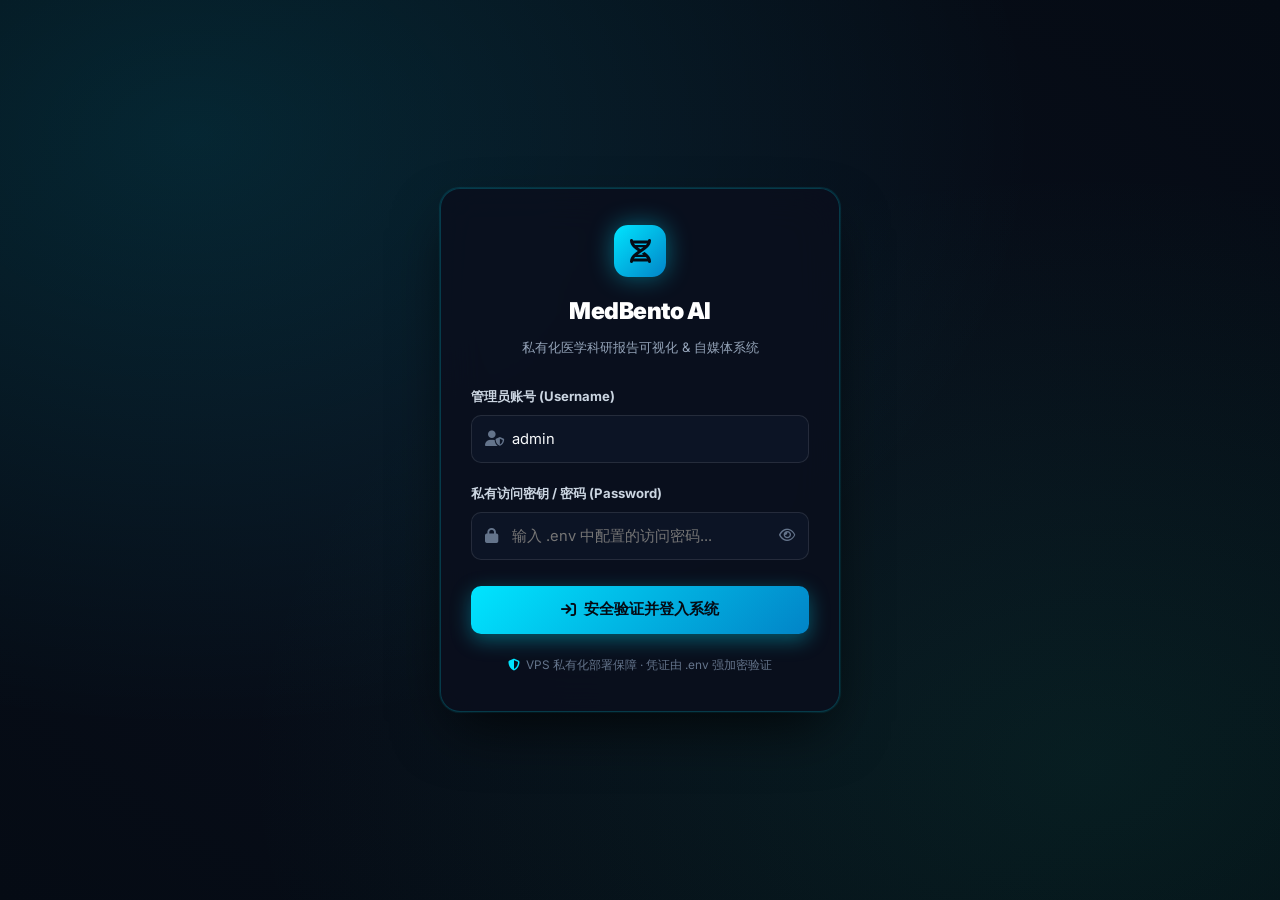
<file: login.html>
<!DOCTYPE html>
<html lang="zh-CN">
<head>
  <meta charset="UTF-8">
  <meta name="viewport" content="width=device-width, initial-scale=1.0, maximum-scale=5.0, viewport-fit=cover">
  <title>身份验证 - MedBento AI 私有医学科研网关</title>
  
  <!-- WebApp & PWA Meta Configuration -->
  <link rel="manifest" href="/manifest.json">
  <meta name="theme-color" content="#00E5FF">
  <meta name="mobile-web-app-capable" content="yes">
  <meta name="apple-mobile-web-app-capable" content="yes">
  <meta name="apple-mobile-web-app-status-bar-style" content="black-translucent">
  <meta name="apple-mobile-web-app-title" content="MedBento AI">
  <link rel="icon" type="image/svg+xml" href="/icons/icon.svg">
  <link rel="icon" type="image/png" sizes="192x192" href="/icons/icon-192.png">
  <link rel="apple-touch-icon" href="/icons/apple-touch-icon.png">

  <!-- Google Fonts: Inter -->
  <link rel="preconnect" href="https://fonts.googleapis.com">
  <link rel="preconnect" href="https://fonts.gstatic.com" crossorigin>
  <link href="https://fonts.googleapis.com/css2?family=Inter:wght@400;500;600;700;800;900&display=swap" rel="stylesheet">
  
  <!-- FontAwesome 6 -->
  <link rel="stylesheet" href="https://cdnjs.cloudflare.com/ajax/libs/font-awesome/6.5.1/css/all.min.css">
  
  <link rel="stylesheet" href="css/style.css">
  <style>
    body {
      display: flex;
      align-items: center;
      justify-content: center;
      min-height: 100vh;
      margin: 0;
      background: #050B14;
      background-image: 
        radial-gradient(at 15% 15%, rgba(0, 229, 255, 0.12) 0px, transparent 55%),
        radial-gradient(at 85% 85%, rgba(16, 185, 129, 0.1) 0px, transparent 55%),
        radial-gradient(at 50% 50%, rgba(10, 15, 29, 0.9) 0px, #050B14 100%);
      font-family: 'Inter', -apple-system, BlinkMacSystemFont, "PingFang SC", "Hiragino Sans GB", "Microsoft YaHei", sans-serif;
    }

    .login-container {
      width: 100%;
      max-width: 440px;
      padding: 20px;
      animation: fadeIn 0.4s ease-out;
    }

    @keyframes fadeIn {
      from { opacity: 0; transform: translateY(15px); }
      to { opacity: 1; transform: translateY(0); }
    }

    .login-card {
      background: rgba(10, 15, 29, 0.85);
      backdrop-filter: blur(20px);
      -webkit-backdrop-filter: blur(20px);
      border: 1px solid rgba(0, 229, 255, 0.2);
      border-radius: 20px;
      padding: 36px 30px;
      box-shadow: 0 25px 60px -15px rgba(0, 0, 0, 0.8), 0 0 1px 1px rgba(0, 229, 255, 0.15);
    }

    .login-logo {
      width: 52px;
      height: 52px;
      border-radius: 14px;
      background: linear-gradient(135deg, #00E5FF 0%, #0284C7 100%);
      display: flex;
      align-items: center;
      justify-content: center;
      font-size: 24px;
      color: #050B14;
      margin: 0 auto 16px;
      box-shadow: 0 0 25px rgba(0, 229, 255, 0.4);
    }

    .login-title {
      font-size: 1.45rem;
      font-weight: 900;
      text-align: center;
      color: #FFFFFF;
      margin-bottom: 6px;
      letter-spacing: -0.02em;
    }

    .login-subtitle {
      font-size: 0.82rem;
      color: #94A3B8;
      text-align: center;
      margin-bottom: 28px;
    }

    .form-group {
      margin-bottom: 20px;
    }

    .form-label {
      display: block;
      font-size: 0.82rem;
      font-weight: 700;
      color: #CBD5E1;
      margin-bottom: 8px;
    }

    .input-wrapper {
      position: relative;
      display: flex;
      align-items: center;
    }

    .input-wrapper i.prefix-icon {
      position: absolute;
      left: 14px;
      color: #64748B;
      font-size: 0.95rem;
      transition: color 0.2s;
    }

    .login-input {
      width: 100%;
      height: 48px;
      background: rgba(15, 23, 42, 0.7);
      border: 1px solid rgba(255, 255, 255, 0.1);
      border-radius: 10px;
      padding: 0 42px 0 40px;
      color: #F8FAFC;
      font-size: 0.92rem;
      font-family: inherit;
      outline: none;
      transition: all 0.2s ease;
      box-sizing: border-box;
    }

    .login-input:focus {
      border-color: #00E5FF;
      box-shadow: 0 0 0 2px rgba(0, 229, 255, 0.2);
      background: rgba(15, 23, 42, 0.9);
    }

    .login-input:focus + .prefix-icon,
    .input-wrapper:focus-within i.prefix-icon {
      color: #00E5FF;
    }

    .toggle-pwd {
      position: absolute;
      right: 14px;
      color: #64748B;
      cursor: pointer;
      font-size: 0.9rem;
      transition: color 0.2s;
    }
    .toggle-pwd:hover {
      color: #00E5FF;
    }

    .btn-login {
      width: 100%;
      height: 48px;
      background: linear-gradient(135deg, #00E5FF 0%, #0284C7 100%);
      color: #050B14;
      font-size: 0.95rem;
      font-weight: 800;
      border: none;
      border-radius: 10px;
      cursor: pointer;
      transition: all 0.2s ease;
      display: flex;
      align-items: center;
      justify-content: center;
      gap: 8px;
      box-shadow: 0 6px 20px rgba(0, 229, 255, 0.35);
      margin-top: 26px;
    }

    .btn-login:hover {
      transform: translateY(-2px);
      box-shadow: 0 8px 25px rgba(0, 229, 255, 0.5);
    }

    .btn-login:active {
      transform: translateY(0);
    }

    .error-banner {
      display: none;
      background: rgba(244, 63, 94, 0.15);
      border: 1px solid rgba(244, 63, 94, 0.4);
      color: #FB7185;
      font-size: 0.82rem;
      padding: 10px 14px;
      border-radius: 8px;
      margin-bottom: 20px;
      align-items: center;
      gap: 8px;
      animation: shake 0.3s ease;
    }

    @keyframes shake {
      0%, 100% { transform: translateX(0); }
      20%, 60% { transform: translateX(-6px); }
      40%, 80% { transform: translateX(6px); }
    }

    .security-badge {
      display: flex;
      align-items: center;
      justify-content: center;
      gap: 6px;
      margin-top: 22px;
      font-size: 0.74rem;
      color: #64748B;
    }
  </style>
</head>
<body>

  <div class="login-container">
    <div class="login-card">
      <div class="login-logo">
        <i class="fa-solid fa-dna"></i>
      </div>
      <h1 class="login-title">MedBento AI</h1>
      <p class="login-subtitle">私有化医学科研报告可视化 & 自媒体系统</p>

      <div id="error-banner" class="error-banner">
        <i class="fa-solid fa-circle-exclamation"></i>
        <span id="error-text">账号或访问密码不正确</span>
      </div>

      <form id="login-form">
        <div class="form-group">
          <label class="form-label" for="username">管理员账号 (Username)</label>
          <div class="input-wrapper">
            <i class="fa-solid fa-user-shield prefix-icon"></i>
            <input type="text" id="username" class="login-input" value="admin" placeholder="输入用户名..." autocomplete="username" required>
          </div>
        </div>

        <div class="form-group">
          <label class="form-label" for="password">私有访问密钥 / 密码 (Password)</label>
          <div class="input-wrapper">
            <i class="fa-solid fa-lock prefix-icon"></i>
            <input type="password" id="password" class="login-input" placeholder="输入 .env 中配置的访问密码..." autocomplete="current-password" required>
            <i id="toggle-pwd" class="fa-regular fa-eye toggle-pwd" title="显示/隐藏密码"></i>
          </div>
        </div>

        <button type="submit" id="btn-submit" class="btn-login">
          <i class="fa-solid fa-arrow-right-to-bracket"></i> 安全验证并登入系统
        </button>
      </form>

      <div class="security-badge">
        <i class="fa-solid fa-shield-halved" style="color:#00E5FF;"></i>
        <span>VPS 私有化部署保障 · 凭证由 .env 强加密验证</span>
      </div>
    </div>
  </div>

  <script>
    // Password toggle
    const togglePwd = document.getElementById("toggle-pwd");
    const pwdInput = document.getElementById("password");
    togglePwd.addEventListener("click", () => {
      if (pwdInput.type === "password") {
        pwdInput.type = "text";
        togglePwd.classList.replace("fa-eye", "fa-eye-slash");
      } else {
        pwdInput.type = "password";
        togglePwd.classList.replace("fa-eye-slash", "fa-eye");
      }
    });

    // Handle Login Submit
    const form = document.getElementById("login-form");
    const errorBanner = document.getElementById("error-banner");
    const errorText = document.getElementById("error-text");
    const btnSubmit = document.getElementById("btn-submit");

    form.addEventListener("submit", async (e) => {
      e.preventDefault();
      const username = document.getElementById("username").value.trim();
      const password = pwdInput.value;

      errorBanner.style.display = "none";
      btnSubmit.disabled = true;
      btnSubmit.innerHTML = `<i class="fa-solid fa-spinner fa-spin"></i> 正在验证身份...`;

      try {
        const res = await fetch("/api/login", {
          method: "POST",
          headers: { "Content-Type": "application/json" },
          body: JSON.stringify({ username, password })
        });

        const data = await res.json();
        if (res.ok && data.success) {
          if (data.token) {
            try { localStorage.setItem("medbento_token", data.token); } catch(e) {}
          }
          // Redirect to main app
          window.location.replace("/");
        } else {
          errorText.innerText = data.error || "访问凭证无效，请检查 .env 中的密码设置";
          errorBanner.style.display = "flex";
          pwdInput.select();
        }
      } catch (err) {
        errorText.innerText = `网络异常: ${err.message}`;
        errorBanner.style.display = "flex";
      } finally {
        btnSubmit.disabled = false;
        btnSubmit.innerHTML = `<i class="fa-solid fa-arrow-right-to-bracket"></i> 安全验证并登入系统`;
      }
    });
  </script>
</body>
</html>
</file>
<file: css/style.css>
/* css/style.css - MedBento AI Medical Research & Social Slicer Styles */
:root {
  --bg-primary: #070B14;
  --bg-secondary: #0D1527;
  --bg-card: rgba(15, 23, 42, 0.78);
  --bg-card-hover: rgba(22, 34, 60, 0.88);
  --border-subtle: rgba(255, 255, 255, 0.09);
  --border-active: rgba(0, 229, 255, 0.4);
  --text-primary: #F8FAFC;
  --text-secondary: #94A3B8;
  --text-muted: #64748B;
  
  --cyan-main: #00E5FF;
  --cyan-glow: rgba(0, 229, 255, 0.25);
  --blue-accent: #0284C7;
  --emerald-main: #10B981;
  --emerald-glow: rgba(16, 185, 129, 0.2);
  --coral-alert: #F43F5E;
  --gold-accent: #F59E0B;
  --purple-accent: #A855F7;
  
  --radius-sm: 8px;
  --radius-md: 14px;
  --radius-lg: 20px;
  --radius-xl: 28px;
  
  --font-sans: 'Inter', -apple-system, BlinkMacSystemFont, "Segoe UI", Roboto, "PingFang SC", "Microsoft YaHei", sans-serif;
  --font-mono: "Fira Code", monospace;
  --shadow-bento: 0 10px 30px -10px rgba(0, 0, 0, 0.5), 0 0 1px 1px rgba(255, 255, 255, 0.05);
  --shadow-glow: 0 0 25px -5px var(--cyan-glow);
}

* {
  margin: 0;
  padding: 0;
  box-sizing: border-box;
}

body {
  font-family: var(--font-sans);
  background-color: var(--bg-primary);
  color: var(--text-primary);
  line-height: 1.6;
  min-height: 100vh;
  overflow-x: hidden;
  background-image: 
    radial-gradient(circle at 15% 15%, rgba(0, 229, 255, 0.07) 0%, transparent 40%),
    radial-gradient(circle at 85% 85%, rgba(16, 185, 129, 0.06) 0%, transparent 40%),
    radial-gradient(circle at 50% 50%, rgba(2, 132, 199, 0.04) 0%, transparent 60%);
  background-attachment: fixed;
}

/* Scrollbar */
::-webkit-scrollbar {
  width: 8px;
  height: 8px;
}
::-webkit-scrollbar-track {
  background: var(--bg-primary);
}
::-webkit-scrollbar-thumb {
  background: #1E293B;
  border-radius: 4px;
}
::-webkit-scrollbar-thumb:hover {
  background: var(--cyan-main);
}

/* App Container */
.app-container {
  max-width: 1440px;
  margin: 0 auto;
  padding: 20px 28px 60px;
}

/* Header */
.app-header {
  display: flex;
  justify-content: space-between;
  align-items: center;
  padding: 16px 24px;
  background: var(--bg-card);
  backdrop-filter: blur(16px);
  border: 1px solid var(--border-subtle);
  border-radius: var(--radius-lg);
  margin-bottom: 24px;
  box-shadow: var(--shadow-bento);
}

.brand-group {
  display: flex;
  align-items: center;
  gap: 14px;
}

.brand-logo {
  width: 44px;
  height: 44px;
  border-radius: 12px;
  background: linear-gradient(135deg, #00E5FF 0%, #0284C7 100%);
  display: flex;
  align-items: center;
  justify-content: center;
  color: #050B14;
  font-size: 22px;
  box-shadow: var(--shadow-glow);
}

.brand-title {
  font-size: 1.25rem;
  font-weight: 700;
  letter-spacing: -0.02em;
  color: #FFFFFF;
}

.brand-tag {
  font-size: 0.75rem;
  color: var(--text-secondary);
}

.header-actions {
  display: flex;
  align-items: center;
  gap: 12px;
}

/* Buttons */
.btn {
  display: inline-flex;
  align-items: center;
  gap: 8px;
  padding: 8px 16px;
  border-radius: var(--radius-md);
  font-size: 0.88rem;
  font-weight: 600;
  cursor: pointer;
  transition: all 0.25s cubic-bezier(0.16, 1, 0.3, 1);
  border: 1px solid transparent;
  outline: none;
  font-family: inherit;
  text-decoration: none;
}

.btn-primary {
  background: linear-gradient(135deg, #00E5FF 0%, #0284C7 100%);
  color: #050B14;
  font-weight: 700;
  box-shadow: 0 4px 15px rgba(0, 229, 255, 0.3);
}
.btn-primary:hover {
  transform: translateY(-2px);
  box-shadow: 0 8px 25px rgba(0, 229, 255, 0.45);
}

.btn-secondary {
  background: rgba(255, 255, 255, 0.05);
  color: var(--text-primary);
  border-color: var(--border-subtle);
}
.btn-secondary:hover {
  background: rgba(255, 255, 255, 0.1);
  border-color: rgba(255, 255, 255, 0.2);
  transform: translateY(-1px);
}

.btn-success {
  background: linear-gradient(135deg, #10B981 0%, #059669 100%);
  color: #FFFFFF;
  box-shadow: 0 4px 15px rgba(16, 185, 129, 0.3);
}
.btn-success:hover {
  transform: translateY(-2px);
  box-shadow: 0 8px 25px rgba(16, 185, 129, 0.45);
}

.btn-sm {
  padding: 6px 12px;
  font-size: 0.8rem;
  border-radius: var(--radius-sm);
}

/* Glass Card Base */
.glass-card {
  background: var(--bg-card);
  backdrop-filter: blur(16px);
  -webkit-backdrop-filter: blur(16px);
  border: 1px solid var(--border-subtle);
  border-radius: var(--radius-lg);
  padding: 24px;
  box-shadow: var(--shadow-bento);
  position: relative;
  overflow: hidden;
  transition: transform 0.25s ease, border-color 0.25s ease, box-shadow 0.25s ease;
}
.glass-card:hover {
  border-color: rgba(0, 229, 255, 0.25);
}

/* Input / Control Section */
.control-section {
  margin-bottom: 24px;
  transition: all 0.3s cubic-bezier(0.16, 1, 0.3, 1);
}

.control-grid {
  display: grid;
  grid-template-columns: 340px 1fr;
  gap: 22px;
  align-items: stretch;
}

@media (max-width: 1100px) {
  .control-grid {
    grid-template-columns: 1fr;
  }
}

.dropzone {
  border: 2px dashed rgba(0, 229, 255, 0.3);
  border-radius: var(--radius-md);
  padding: 20px 16px;
  text-align: center;
  background: rgba(0, 229, 255, 0.02);
  cursor: pointer;
  transition: all 0.25s ease;
  position: relative;
}
.dropzone.dragover {
  background: rgba(0, 229, 255, 0.1);
  border-color: var(--cyan-main);
  transform: scale(1.01);
}
.dropzone-icon {
  font-size: 28px;
  color: var(--cyan-main);
  margin-bottom: 6px;
}
.dropzone-text {
  font-size: 0.88rem;
  color: var(--text-primary);
  font-weight: 600;
  margin-bottom: 3px;
}
.dropzone-hint {
  font-size: 0.74rem;
  color: var(--text-muted);
}

.file-info-badge {
  display: none;
  align-items: center;
  justify-content: space-between;
  background: rgba(0, 229, 255, 0.1);
  border: 1px solid var(--border-active);
  padding: 8px 14px;
  border-radius: var(--radius-sm);
  margin-top: 12px;
  font-size: 0.82rem;
  color: var(--cyan-main);
}

.char-count-badge {
  font-size: 0.7rem;
  color: #94A3B8;
  background: rgba(255, 255, 255, 0.05);
  border: 1px solid rgba(255, 255, 255, 0.1);
  padding: 2px 8px;
  border-radius: 10px;
  font-variant-numeric: tabular-nums;
  white-space: nowrap;
}

.md-mode-switch {
  display: flex;
  background: rgba(0, 0, 0, 0.4);
  border: 1px solid var(--border-subtle);
  border-radius: var(--radius-sm);
  padding: 2px;
  gap: 3px;
}

.md-tab-btn {
  background: transparent;
  border: 1px solid transparent;
  color: var(--text-muted);
  font-size: 0.72rem;
  font-weight: 600;
  padding: 3px 8px;
  border-radius: 4px;
  cursor: pointer;
  transition: all 0.2s ease;
  display: flex;
  align-items: center;
  gap: 4px;
}

.md-tab-btn:hover {
  color: var(--text-primary);
  background: rgba(255, 255, 255, 0.05);
}

.md-tab-btn.active {
  background: rgba(0, 229, 255, 0.15);
  border-color: rgba(0, 229, 255, 0.4);
  color: var(--cyan-main);
  box-shadow: 0 0 10px rgba(0, 229, 255, 0.2);
}

.textarea-custom {
  width: 100%;
  height: 230px;
  min-height: 180px;
  background: rgba(0, 0, 0, 0.3);
  border: 1px solid var(--border-subtle);
  border-radius: var(--radius-md);
  padding: 14px 16px;
  color: var(--text-primary);
  font-family: var(--font-sans);
  font-size: 0.85rem;
  resize: vertical;
  outline: none;
  transition: border-color 0.2s, box-shadow 0.2s;
  margin-top: 10px;
  line-height: 1.55;
}
.textarea-custom:focus {
  border-color: var(--cyan-main);
  box-shadow: 0 0 15px rgba(0, 229, 255, 0.15);
}

.textarea-markdown {
  font-family: 'SFMono-Regular', Consolas, 'Liberation Mono', Menlo, 'Courier New', monospace;
  font-size: 0.82rem;
  line-height: 1.5;
  tab-size: 2;
  letter-spacing: 0.02em;
}

/* Markdown Rendered Table & Content Container */
.markdown-rendered-preview {
  width: 100%;
  height: 230px;
  min-height: 180px;
  overflow-y: auto;
  background: rgba(5, 10, 20, 0.75);
  border: 1px solid rgba(0, 229, 255, 0.2);
  border-radius: var(--radius-md);
  padding: 14px 16px;
  color: var(--text-primary);
  font-size: 0.84rem;
  line-height: 1.65;
  margin-top: 10px;
  box-shadow: inset 0 2px 8px rgba(0, 0, 0, 0.5);
}

/* Fullscreen / Expanded Editor Mode */
.control-section.fullscreen-editor-mode {
  position: fixed;
  top: 0;
  left: 0;
  width: 100vw;
  height: 100vh;
  z-index: 1500;
  padding: 24px;
  background: rgba(5, 11, 20, 0.96);
  backdrop-filter: blur(24px);
  -webkit-backdrop-filter: blur(24px);
  margin: 0;
  overflow-y: auto;
}
.control-section.fullscreen-editor-mode .glass-card {
  max-width: 1400px;
  margin: 0 auto;
  min-height: 90vh;
  display: flex;
  flex-direction: column;
}
.control-section.fullscreen-editor-mode .control-grid {
  flex: 1;
}
.control-section.fullscreen-editor-mode .textarea-custom,
.control-section.fullscreen-editor-mode .markdown-rendered-preview {
  height: 520px;
}

.markdown-rendered-preview::-webkit-scrollbar {
  width: 6px;
}
.markdown-rendered-preview::-webkit-scrollbar-thumb {
  background: rgba(0, 229, 255, 0.3);
  border-radius: 3px;
}

.markdown-rendered-preview table {
  width: 100%;
  border-collapse: collapse;
  margin: 10px 0;
  font-size: 0.78rem;
  background: rgba(10, 15, 29, 0.85);
  border: 1px solid rgba(0, 229, 255, 0.2);
  border-radius: 8px;
  overflow: hidden;
}

.markdown-rendered-preview th {
  background: rgba(0, 229, 255, 0.12);
  color: var(--cyan-main);
  font-weight: 800;
  text-align: left;
  padding: 8px 10px;
  border-bottom: 1.5px solid rgba(0, 229, 255, 0.3);
  letter-spacing: 0.02em;
}

.markdown-rendered-preview td {
  padding: 6px 10px;
  border-bottom: 1px solid rgba(255, 255, 255, 0.06);
  color: #CBD5E1;
}

.markdown-rendered-preview tr:nth-child(even) td {
  background: rgba(255, 255, 255, 0.02);
}

.markdown-rendered-preview tr:hover td {
  background: rgba(0, 229, 255, 0.06);
}

.markdown-rendered-preview h1,
.markdown-rendered-preview h2,
.markdown-rendered-preview h3,
.markdown-rendered-preview h4 {
  color: var(--cyan-main);
  margin: 8px 0 4px;
  font-weight: 800;
  letter-spacing: -0.01em;
}
.markdown-rendered-preview h1 { font-size: 1.05rem; }
.markdown-rendered-preview h2 { font-size: 0.95rem; }
.markdown-rendered-preview h3 { font-size: 0.88rem; color: var(--emerald-main); }

.markdown-rendered-preview p {
  margin: 0 0 6px 0;
}

.markdown-rendered-preview ul,
.markdown-rendered-preview ol {
  padding-left: 18px;
  margin: 4px 0 8px;
}

.markdown-rendered-preview li {
  margin-bottom: 3px;
}

.markdown-rendered-preview blockquote {
  border-left: 3.5px solid var(--emerald-main);
  padding: 4px 10px;
  margin: 6px 0;
  color: var(--text-muted);
  background: rgba(16, 185, 129, 0.06);
  border-radius: 0 6px 6px 0;
  font-size: 0.8rem;
}

.markdown-rendered-preview code {
  background: rgba(0, 229, 255, 0.1);
  color: var(--cyan-main);
  padding: 2px 5px;
  border-radius: 4px;
  font-family: monospace;
  font-size: 0.8em;
}

.preset-pills {
  display: flex;
  flex-wrap: wrap;
  gap: 8px;
  margin-top: 10px;
}
.preset-pill {
  padding: 5px 12px;
  border-radius: 20px;
  background: rgba(255, 255, 255, 0.04);
  border: 1px solid var(--border-subtle);
  color: var(--text-secondary);
  font-size: 0.78rem;
  cursor: pointer;
  transition: all 0.2s;
}
.preset-pill:hover, .preset-pill.active {
  background: rgba(0, 229, 255, 0.15);
  border-color: var(--cyan-main);
  color: #FFFFFF;
}

.select-custom {
  width: 100%;
  padding: 10px 14px;
  background: #090F1C;
  border: 1px solid var(--border-subtle);
  border-radius: var(--radius-md);
  color: var(--text-primary);
  font-family: inherit;
  font-size: 0.88rem;
  outline: none;
  cursor: pointer;
}
.select-custom:focus {
  border-color: var(--cyan-main);
}

/* View Mode Nav Switcher */
.view-nav {
  display: flex;
  justify-content: space-between;
  align-items: center;
  margin-bottom: 24px;
  background: rgba(15, 23, 42, 0.5);
  padding: 8px;
  border-radius: var(--radius-lg);
  border: 1px solid var(--border-subtle);
}

.nav-tabs {
  display: flex;
  gap: 6px;
}

.nav-tab {
  padding: 10px 20px;
  border-radius: var(--radius-md);
  font-size: 0.92rem;
  font-weight: 600;
  color: var(--text-secondary);
  background: transparent;
  border: none;
  cursor: pointer;
  transition: all 0.2s ease;
  display: flex;
  align-items: center;
  gap: 8px;
}
.nav-tab:hover {
  color: #FFFFFF;
}
.nav-tab.active {
  background: rgba(0, 229, 255, 0.15);
  color: var(--cyan-main);
  border: 1px solid rgba(0, 229, 255, 0.3);
  box-shadow: 0 0 15px rgba(0, 229, 255, 0.2);
}

/* Bento Grid Dashboard Layout */
.bento-dashboard {
  display: flex;
  flex-direction: column;
  gap: 24px;
  width: 100%;
}

#bento-main-content {
  display: flex;
  flex-direction: column;
  gap: 24px;
  width: 100%;
}

.bento-grid {
  display: grid;
  grid-template-columns: repeat(12, 1fr);
  gap: 24px;
  width: 100%;
}

.col-12 { grid-column: span 12; }
.col-8  { grid-column: span 8; }
.col-6  { grid-column: span 6; }
.col-4  { grid-column: span 4; }
.col-3  { grid-column: span 3; }

@media (max-width: 1100px) {
  .col-8, .col-6, .col-4, .col-3 {
    grid-column: span 12;
  }
}

/* Hero Study Header Card */
.hero-header-card {
  background: linear-gradient(135deg, rgba(13, 21, 39, 0.95) 0%, rgba(10, 15, 29, 0.9) 100%);
  border: 1px solid rgba(0, 229, 255, 0.25);
  position: relative;
}
.hero-header-card::before {
  content: "";
  position: absolute;
  top: 0;
  left: 0;
  right: 0;
  height: 3px;
  background: linear-gradient(90deg, #00E5FF, #10B981, #0284C7);
}

.meta-badges {
  display: flex;
  flex-wrap: wrap;
  gap: 8px;
  margin-bottom: 12px;
}
.badge {
  padding: 4px 10px;
  border-radius: 6px;
  font-size: 0.75rem;
  font-weight: 700;
  letter-spacing: 0.02em;
  white-space: nowrap !important;
  word-break: keep-all !important;
  overflow-wrap: normal !important;
  word-wrap: normal !important;
  flex: 0 0 auto !important;
  min-width: max-content !important;
  display: inline-flex !important;
  align-items: center !important;
  justify-content: center !important;
  box-sizing: border-box;
}
.badge-lancet {
  background: #DC2626;
  color: #FFFFFF;
}
.badge-jcog {
  background: rgba(0, 229, 255, 0.2);
  color: var(--cyan-main);
  border: 1px solid rgba(0, 229, 255, 0.3);
}
.badge-phase3 {
  background: rgba(16, 185, 129, 0.2);
  color: var(--emerald-main);
  border: 1px solid rgba(16, 185, 129, 0.3);
}

.hero-study-title {
  font-size: 1.65rem;
  font-weight: 800;
  line-height: 1.35;
  margin-bottom: 8px;
  color: #FFFFFF;
}
.hero-study-sub {
  font-size: 0.92rem;
  color: var(--text-secondary);
  line-height: 1.5;
}

/* KPI Stat Cards (Bento Big Numbers) */
.kpi-card {
  display: flex;
  flex-direction: column;
  justify-content: space-between;
  min-height: 170px;
}
.kpi-label {
  font-size: 0.82rem;
  font-weight: 600;
  color: var(--text-muted);
  text-transform: uppercase;
  letter-spacing: 0.05em;
  display: flex;
  justify-content: space-between;
  align-items: center;
}
.kpi-number-group {
  margin: 12px 0 6px;
}
.kpi-big-number {
  font-size: 2.3rem;
  font-weight: 900;
  line-height: 1;
  font-feature-settings: "tnum";
  letter-spacing: -0.03em;
}
.kpi-number-cyan {
  color: var(--cyan-main);
  text-shadow: 0 0 20px var(--cyan-glow);
}
.kpi-number-emerald {
  color: var(--emerald-main);
  text-shadow: 0 0 20px var(--emerald-glow);
}
.kpi-number-white {
  color: #FFFFFF;
}
.kpi-subtext {
  font-size: 0.8rem;
  color: var(--text-secondary);
}

/* Chart Card */
.chart-container-box {
  position: relative;
  width: 100%;
  height: 320px;
  margin-top: 14px;
}

.chart-header {
  display: flex;
  justify-content: space-between;
  align-items: center;
  margin-bottom: 12px;
}
.card-section-title {
  font-size: 1.1rem;
  font-weight: 700;
  display: flex;
  align-items: center;
  gap: 8px;
}
.card-section-title i {
  color: var(--cyan-main);
}

/* Table Card */
.medical-table {
  width: 100%;
  border-collapse: collapse;
  font-size: 0.86rem;
  margin-top: 12px;
}
.medical-table th {
  text-align: left;
  padding: 10px 12px;
  background: rgba(0, 0, 0, 0.4);
  color: var(--text-secondary);
  font-weight: 600;
  border-bottom: 1px solid var(--border-subtle);
}
.medical-table td {
  padding: 12px;
  border-bottom: 1px solid rgba(255, 255, 255, 0.04);
  color: var(--text-primary);
}
.medical-table tr:hover td {
  background: rgba(255, 255, 255, 0.02);
}
.tag-win {
  color: var(--emerald-main);
  font-weight: 700;
}
.tag-alert {
  color: var(--coral-alert);
  font-weight: 700;
}

/* Dual Audience Cards (Doctor vs Patient) */
.dual-takeaways {
  display: grid;
  grid-template-columns: 1fr 1fr;
  gap: 16px;
}
@media (max-width: 768px) {
  .dual-takeaways {
    grid-template-columns: 1fr;
  }
}
.takeaway-box {
  background: rgba(0, 0, 0, 0.25);
  border: 1px solid var(--border-subtle);
  border-radius: var(--radius-md);
  padding: 16px;
}
.takeaway-box.patient-box {
  border-left: 3px solid var(--emerald-main);
}
.takeaway-box.doctor-box {
  border-left: 3px solid var(--cyan-main);
}
.takeaway-title {
  font-size: 0.95rem;
  font-weight: 700;
  margin-bottom: 10px;
  display: flex;
  align-items: center;
  gap: 8px;
}
.takeaway-list {
  list-style: none;
  font-size: 0.84rem;
  color: var(--text-secondary);
}
.takeaway-list li {
  margin-bottom: 8px;
  position: relative;
  padding-left: 18px;
}
.takeaway-list li::before {
  content: "•";
  position: absolute;
  left: 4px;
  color: var(--cyan-main);
  font-size: 1.2rem;
  line-height: 1;
}

/* ==========================================================================
   SOCIAL MEDIA SLICER & CARDS ARCHITECTURE (HIGH-CONTRAST THEMES & NO CLIPPING)
   ========================================================================== */

/* Slicer Toolbar */
.slicer-toolbar {
  display: flex;
  justify-content: space-between;
  align-items: center;
  flex-wrap: wrap;
  gap: 16px;
  background: var(--bg-card);
  padding: 16px 20px;
  border-radius: var(--radius-lg);
  border: 1px solid var(--border-subtle);
  margin-bottom: 24px;
}

.ratio-selector {
  display: flex;
  gap: 6px;
}
.ratio-btn {
  padding: 6px 12px;
  background: rgba(255, 255, 255, 0.05);
  border: 1px solid var(--border-subtle);
  border-radius: var(--radius-sm);
  color: var(--text-secondary);
  font-size: 0.82rem;
  font-weight: 600;
  cursor: pointer;
  transition: all 0.2s ease;
}
.ratio-btn:hover, .ratio-btn.active {
  background: rgba(0, 229, 255, 0.15);
  border-color: var(--cyan-main);
  color: #FFFFFF;
}

.watermark-input {
  background: rgba(0, 0, 0, 0.3);
  border: 1px solid var(--border-subtle);
  border-radius: var(--radius-sm);
  padding: 6px 12px;
  color: var(--text-primary);
  font-size: 0.82rem;
  outline: none;
}
.watermark-input:focus {
  border-color: var(--cyan-main);
}

/* Social Cards Grid Preview: 3 Cards per Row on Desktop, 2 on Tablet, 1 on Mobile */
.social-cards-wrapper {
  display: grid;
  grid-template-columns: repeat(3, minmax(0, 1fr));
  justify-content: center;
  justify-items: center;
  gap: 24px;
  margin: 0 auto 40px;
  width: 100%;
}

@media (max-width: 1100px) {
  .social-cards-wrapper {
    grid-template-columns: repeat(2, minmax(0, 1fr));
    gap: 20px;
  }
}

/* Individual Card Unit Wrapper (Contains Card Target + Outer Toolbar) */
.social-card-wrapper {
  display: flex;
  flex-direction: column;
  gap: 10px;
  min-width: 0;
  width: 100%;
  max-width: 420px;
  margin: 0 auto;
  height: fit-content;
}

/* Specific Badges for Medical Journals & Trials */
.card-cover-badges {
  display: flex;
  justify-content: center;
  align-items: center;
  gap: 6px 8px;
  margin-bottom: 4px;
  width: 100%;
  flex-wrap: wrap;
}

.badge-lancet,
.badge-jcog {
  font-size: 0.74rem;
  padding: 3px 10px;
  white-space: nowrap !important;
  word-break: keep-all !important;
  overflow-wrap: normal !important;
  word-wrap: normal !important;
  flex: 0 0 auto !important;
  min-width: max-content !important;
  display: inline-flex !important;
  align-items: center !important;
  justify-content: center !important;
  flex-shrink: 0 !important;
  line-height: 1.2;
  border-radius: 20px;
  font-weight: 800;
  box-sizing: border-box;
}

.badge-lancet {
  background: rgba(244, 63, 94, 0.18);
  border: 1px solid rgba(244, 63, 94, 0.45);
  color: #FB7185;
}
.social-card-item.theme-light .badge-lancet {
  background: rgba(185, 28, 28, 0.12);
  border-color: rgba(185, 28, 28, 0.4);
  color: #B91C1C;
}
.social-card-item.theme-emerald .badge-lancet {
  background: rgba(251, 113, 133, 0.15);
  border-color: rgba(251, 113, 133, 0.4);
  color: #FB7185;
}

.badge-jcog {
  background: rgba(0, 229, 255, 0.15);
  border: 1px solid rgba(0, 229, 255, 0.45);
  color: #00E5FF;
}
.social-card-item.theme-light .badge-jcog {
  background: rgba(3, 105, 161, 0.12);
  border-color: rgba(3, 105, 161, 0.4);
  color: #0369A1;
}
.social-card-item.theme-emerald .badge-jcog {
  background: rgba(52, 211, 153, 0.15);
  border-color: rgba(52, 211, 153, 0.4);
  color: #34D399;
}
.social-card-item.theme-emerald .badge-jcog {
  background: rgba(52, 211, 153, 0.15);
  border-color: rgba(52, 211, 153, 0.4);
  color: #34D399;
}

/* Sleek External Card Deck Bottom Toolbar */
.card-footer-toolbar {
  display: flex;
  justify-content: space-between;
  align-items: center;
  padding: 8px 14px;
  background: rgba(15, 23, 42, 0.75);
  backdrop-filter: blur(12px);
  border: 1px solid var(--border-subtle);
  border-radius: var(--radius-md);
  box-shadow: 0 4px 15px rgba(0, 0, 0, 0.3);
  transition: all 0.25s ease;
}
.card-footer-toolbar:hover {
  border-color: rgba(0, 229, 255, 0.35);
  background: rgba(15, 23, 42, 0.92);
}

.card-deck-indicator {
  display: flex;
  align-items: center;
  gap: 8px;
  font-size: 0.78rem;
  color: var(--text-secondary);
}
.card-deck-num {
  width: 22px;
  height: 22px;
  border-radius: 6px;
  background: rgba(0, 229, 255, 0.15);
  color: var(--cyan-main);
  border: 1px solid rgba(0, 229, 255, 0.3);
  display: flex;
  align-items: center;
  justify-content: center;
  font-size: 0.75rem;
  font-weight: 800;
}
.card-deck-name {
  color: var(--text-primary);
  font-weight: 700;
}

.btn-slice-dl {
  background: linear-gradient(135deg, rgba(0, 229, 255, 0.12) 0%, rgba(2, 132, 199, 0.18) 100%);
  border: 1px solid rgba(0, 229, 255, 0.35);
  color: var(--cyan-main);
  padding: 5px 12px;
  border-radius: 20px;
  font-size: 0.76rem;
  font-weight: 700;
  cursor: pointer;
  display: flex;
  align-items: center;
  gap: 6px;
  transition: all 0.2s ease;
}
.btn-slice-dl:hover {
  background: linear-gradient(135deg, #00E5FF 0%, #0284C7 100%);
  color: #000000;
  box-shadow: 0 0 16px rgba(0, 229, 255, 0.45);
  transform: translateY(-1px);
}
.btn-slice-dl:active {
  transform: scale(0.96);
}

/* Base Card Container */
.social-card-item {
  position: relative;
  border-radius: 18px;
  box-shadow: 0 18px 40px -10px rgba(0, 0, 0, 0.5), 0 0 1px 1px rgba(255, 255, 255, 0.05);
  display: flex;
  flex-direction: column;
  justify-content: space-between;
  padding: 18px 18px 14px;
  box-sizing: border-box;
  overflow: hidden;
  transition: transform 0.25s cubic-bezier(0.16, 1, 0.3, 1), box-shadow 0.25s ease, border-color 0.25s ease;
}
.social-card-item:hover {
  transform: translateY(-4px);
}

.social-card-item.ratio-3-4 {
  aspect-ratio: 3 / 4;
  min-height: 490px;
}
.social-card-item.ratio-9-16 {
  aspect-ratio: 9 / 16;
  min-height: 640px;
}
.social-card-item.ratio-1-1 {
  aspect-ratio: 1 / 1;
  min-height: 380px;
  padding: 14px 14px 10px;
}

/* Compact adjustments for 1:1 Square Ratio */
.social-card-item.ratio-1-1 .card-content-body {
  gap: 4px;
  justify-content: space-evenly;
}
.social-card-item.ratio-1-1 .card-cover-title {
  font-size: 1.15rem;
  line-height: 1.25;
  margin-bottom: 2px;
}
.social-card-item.ratio-1-1 .card-cover-stat {
  font-size: 1.8rem;
  margin: 2px 0;
}
.social-card-item.ratio-1-1 .sc-highlight-card {
  padding: 6px 10px;
}
.social-card-item.ratio-1-1 .sc-box {
  padding: 4px 8px;
  font-size: 0.72rem;
}
.social-card-item.ratio-1-1 .card-km-container {
  height: 90px !important;
}

/* ==========================================================================
   THEME DEFINITIONS: 3 DISTINCT, HIGH-CONTRAST PALETTES
   ========================================================================== */

/* 1. 🌙 THEME DARK: Cyber Clinical Navy (Deep Slate + Neon Cyan + Emerald) */
.social-card-item.theme-dark {
  --card-bg: #0A0F1D;
  --card-border: rgba(0, 229, 255, 0.25);
  --card-header-border: rgba(255, 255, 255, 0.08);
  --card-footer-border: rgba(255, 255, 255, 0.08);
  --card-text-title: #FFFFFF;
  --card-text-body: #CBD5E1;
  --card-text-muted: #64748B;
  --card-accent: #00E5FF;
  --card-accent-green: #10B981;
  --card-accent-red: #F43F5E;
  --card-accent-amber: #F59E0B;
  --card-box-bg: rgba(15, 23, 42, 0.75);
  --card-box-border: rgba(255, 255, 255, 0.08);
  --card-highlight-bg: linear-gradient(135deg, rgba(0, 229, 255, 0.08) 0%, rgba(16, 185, 129, 0.08) 100%);
  --card-highlight-border: rgba(0, 229, 255, 0.35);
  --card-stat-color: #00E5FF;
  --card-stat-shadow: 0 0 20px rgba(0, 229, 255, 0.35);
  --card-canvas-bg: rgba(0, 0, 0, 0.4);
  
  background: var(--card-bg);
  border: 1px solid var(--card-border);
  color: #F8FAFC;
}

/* 2. 📜 THEME LIGHT: Warm Parchment Memo Paper (便签纸暖白 · 极温和护眼手记风) */
.social-card-item.theme-light {
  --card-bg: #FAF7EE;
  --card-border: #E2D8C7;
  --card-header-border: #ECE3D0;
  --card-footer-border: #ECE3D0;
  --card-text-title: #1C1917;
  --card-text-body: #44403C;
  --card-text-muted: #78716C;
  --card-accent: #0369A1;
  --card-accent-green: #15803D;
  --card-accent-red: #B91C1C;
  --card-accent-amber: #B45309;
  --card-box-bg: #F3ECE0;
  --card-box-border: #E4D9C5;
  --card-highlight-bg: linear-gradient(135deg, #F5EFE3 0%, #EBE2D0 100%);
  --card-highlight-border: #DACBB4;
  --card-stat-color: #0369A1;
  --card-stat-shadow: none;
  --card-canvas-bg: #F3ECE0;
  
  background: var(--card-bg);
  border: 1.5px solid var(--card-border);
  box-shadow: 0 18px 38px -8px rgba(120, 113, 108, 0.15), 0 0 1px 1px rgba(220, 203, 180, 0.4);
  color: #1C1917;
}

/* 3. 🧪 THEME EMERALD: Bioluminescent Life Science (Deep Forest Jade + Neon Mint) */
.social-card-item.theme-emerald {
  --card-bg: #031911;
  --card-border: rgba(16, 185, 129, 0.35);
  --card-header-border: rgba(16, 185, 129, 0.15);
  --card-footer-border: rgba(16, 185, 129, 0.15);
  --card-text-title: #F0FDF4;
  --card-text-body: #D1FAE5;
  --card-text-muted: #6EE7B7;
  --card-accent: #34D399;
  --card-accent-green: #10B981;
  --card-accent-red: #FB7185;
  --card-accent-amber: #FBBF24;
  --card-box-bg: rgba(6, 40, 28, 0.75);
  --card-box-border: rgba(16, 185, 129, 0.2);
  --card-highlight-bg: linear-gradient(135deg, rgba(16, 185, 129, 0.12) 0%, rgba(52, 211, 153, 0.08) 100%);
  --card-highlight-border: rgba(52, 211, 153, 0.4);
  --card-stat-color: #34D399;
  --card-stat-shadow: 0 0 20px rgba(52, 211, 153, 0.3);
  --card-canvas-bg: rgba(2, 18, 12, 0.6);
  
  background: var(--card-bg);
  border: 1px solid var(--card-border);
  box-shadow: 0 18px 40px -10px rgba(2, 24, 17, 0.8), 0 0 1px 1px rgba(16, 185, 129, 0.15);
  color: #ECFDF5;
}

/* ==========================================================================
   PALETTE ACCENT OVERLAYS (🔷 Cyan / 🟣 Purple / 🟡 Gold / 🔴 Red)
   ========================================================================== */

/* 🔷 1. Lancet / NEJM Cyan (科技蓝) */
.social-card-item.palette-cyan {
  --card-accent: #00E5FF;
  --card-stat-color: #00E5FF;
  --card-stat-shadow: 0 0 24px rgba(0, 229, 255, 0.45);
  --card-border: rgba(0, 229, 255, 0.35);
  --card-highlight-bg: linear-gradient(135deg, rgba(0, 229, 255, 0.14) 0%, rgba(2, 132, 199, 0.08) 100%);
  --card-highlight-border: rgba(0, 229, 255, 0.5);
  --card-badge-bg: rgba(0, 229, 255, 0.15);
  --card-badge-border: rgba(0, 229, 255, 0.45);
  --card-badge-color: #00E5FF;
  --card-glow: 0 0 30px -5px rgba(0, 229, 255, 0.3);
}

/* 🟣 2. Nature Biotech Purple (前沿紫) */
.social-card-item.palette-purple {
  --card-accent: #C084FC;
  --card-stat-color: #E879F9;
  --card-stat-shadow: 0 0 24px rgba(192, 132, 252, 0.5);
  --card-border: rgba(168, 85, 247, 0.45);
  --card-highlight-bg: linear-gradient(135deg, rgba(168, 85, 247, 0.18) 0%, rgba(217, 70, 239, 0.12) 100%);
  --card-highlight-border: rgba(192, 132, 252, 0.55);
  --card-badge-bg: rgba(168, 85, 247, 0.2);
  --card-badge-border: rgba(192, 132, 252, 0.5);
  --card-badge-color: #E879F9;
  --card-glow: 0 0 30px -5px rgba(168, 85, 247, 0.35);
}

/* 🟡 3. ASCO Classic Amber (典雅金) */
.social-card-item.palette-gold {
  --card-accent: #FBBF24;
  --card-stat-color: #FCD34D;
  --card-stat-shadow: 0 0 24px rgba(245, 158, 11, 0.5);
  --card-border: rgba(245, 158, 11, 0.45);
  --card-highlight-bg: linear-gradient(135deg, rgba(245, 158, 11, 0.18) 0%, rgba(217, 119, 6, 0.1) 100%);
  --card-highlight-border: rgba(245, 158, 11, 0.55);
  --card-badge-bg: rgba(245, 158, 11, 0.2);
  --card-badge-border: rgba(245, 158, 11, 0.5);
  --card-badge-color: #FCD34D;
  --card-glow: 0 0 30px -5px rgba(245, 158, 11, 0.35);
}

/* 🔴 4. Alert Coral Red (活力红) */
.social-card-item.palette-red {
  --card-accent: #FB7185;
  --card-stat-color: #FDA4AF;
  --card-stat-shadow: 0 0 24px rgba(244, 63, 94, 0.5);
  --card-border: rgba(244, 63, 94, 0.45);
  --card-highlight-bg: linear-gradient(135deg, rgba(244, 63, 94, 0.18) 0%, rgba(225, 29, 72, 0.12) 100%);
  --card-highlight-border: rgba(244, 63, 94, 0.55);
  --card-badge-bg: rgba(244, 63, 94, 0.2);
  --card-badge-border: rgba(244, 63, 94, 0.5);
  --card-badge-color: #FDA4AF;
  --card-glow: 0 0 30px -5px rgba(244, 63, 94, 0.35);
}

.sc-highlight-card {
  background: var(--card-highlight-bg, rgba(15, 23, 42, 0.75));
  border: 1px solid var(--card-highlight-border, rgba(0, 229, 255, 0.35));
  border-radius: 12px;
  padding: 10px 14px;
  margin: 6px 0;
  box-shadow: var(--card-glow, none);
  transition: all 0.3s ease;
}

.badge-jcog {
  background: var(--card-badge-bg, rgba(0, 229, 255, 0.15)) !important;
  border: 1px solid var(--card-badge-border, rgba(0, 229, 255, 0.45)) !important;
  color: var(--card-badge-color, var(--card-accent)) !important;
  transition: all 0.3s ease;
}

/* Card Common Elements using Theme Variables */
.card-header-bar {
  display: flex;
  justify-content: space-between;
  align-items: center;
  border-bottom: 1px solid var(--card-header-border);
  padding-bottom: 6px;
  margin-bottom: 6px;
  width: 100%;
  flex-shrink: 0;
  gap: 6px;
}

.brand-badge {
  display: inline-flex;
  align-items: center;
  gap: 5px;
  font-size: 0.74rem;
  font-weight: 800;
  color: var(--card-text-title);
  white-space: nowrap;
  flex-shrink: 0;
  letter-spacing: -0.01em;
}

.card-header-right {
  display: inline-flex;
  align-items: center;
  gap: 6px;
  white-space: nowrap;
  flex-shrink: 0;
}

.card-step-pill {
  font-size: 0.7rem;
  font-weight: 800;
  color: var(--card-accent);
  background: var(--card-box-bg);
  border: 1px solid var(--card-box-border);
  padding: 2px 7px;
  border-radius: 10px;
  white-space: nowrap;
  flex-shrink: 0;
  display: inline-flex;
  align-items: center;
  justify-content: center;
  line-height: 1.15;
  letter-spacing: 0.04em;
}

.card-author {
  font-size: 0.68rem;
  font-weight: 700;
  color: var(--card-text-muted);
  background: var(--card-box-bg);
  border: 1px solid var(--card-box-border);
  padding: 2px 6px;
  border-radius: 10px;
  display: inline-flex;
  align-items: center;
  gap: 3px;
  cursor: text;
  transition: all 0.2s ease;
  white-space: nowrap;
  flex-shrink: 0;
  max-width: 110px;
  overflow: hidden;
  text-overflow: ellipsis;
}

.card-page-index {
  font-size: 0.72rem;
  font-weight: 800;
  color: var(--card-accent);
  letter-spacing: 0.08em;
}
.card-author-badge {
  font-size: 0.72rem;
  color: var(--card-text-muted);
}

.card-content-body {
  flex: 1;
  display: flex;
  flex-direction: column;
  justify-content: space-evenly;
  gap: 6px;
}

.card-footer-bar {
  border-top: 1px solid var(--card-footer-border);
  padding-top: 6px;
  margin-top: 6px;
  display: flex;
  justify-content: space-between;
  align-items: center;
  gap: 8px;
  font-size: 0.68rem;
  color: var(--card-text-muted);
  width: 100%;
  flex-shrink: 0;
  min-width: 0;
}

.card-footer-source {
  display: inline-flex;
  align-items: center;
  flex: 1;
  min-width: 0;
  overflow: hidden;
}

.card-footer-source-text {
  overflow: hidden;
  text-overflow: ellipsis;
  white-space: nowrap;
  display: inline-block;
  max-width: 100%;
}

.card-footer-disclaimer {
  opacity: 0.8;
  font-size: 0.65rem;
  white-space: nowrap;
  flex-shrink: 0;
}

/* Card Title Row & Anti-Wrap Section Badges */
.card-title-row {
  display: flex;
  align-items: center;
  gap: 8px;
  width: 100%;
  flex-wrap: nowrap;
  min-width: 0;
}

.card-title-text {
  font-size: 1.05rem;
  font-weight: 800;
  color: var(--card-text-title);
  margin: 0;
  white-space: nowrap;
  overflow: hidden;
  text-overflow: ellipsis;
  flex: 1;
  min-width: 0;
  line-height: 1.25;
}

.card-tag-pill {
  padding: 2px 8px;
  background: var(--card-highlight-bg);
  border: 1px solid var(--card-highlight-border);
  border-radius: 6px;
  font-size: 0.7rem;
  font-weight: 800;
  white-space: nowrap !important;
  word-break: keep-all !important;
  overflow-wrap: normal !important;
  word-wrap: normal !important;
  flex: 0 0 auto !important;
  min-width: max-content !important;
  display: inline-flex !important;
  align-items: center !important;
  justify-content: center !important;
  line-height: 1.2;
  letter-spacing: 0.03em;
  box-sizing: border-box;
}
.card-tag-pill.tag-cyan {
  color: var(--card-accent);
}
.card-tag-pill.tag-green {
  color: var(--card-accent-green);
}
.card-tag-pill.tag-red {
  color: var(--card-accent-red);
}
.card-tag-pill.tag-amber {
  color: var(--card-accent-amber);
}

.card-cover-title {
  font-size: 1.35rem;
  font-weight: 900;
  line-height: 1.25;
  margin-bottom: 4px;
  color: var(--card-text-title);
  letter-spacing: -0.01em;
  word-break: break-word;
  overflow-wrap: break-word;
}
.social-card-item.theme-dark .card-cover-title {
  color: #FFFFFF;
}
.social-card-item.theme-light .card-cover-title {
  color: #1C1917;
}
.social-card-item.theme-emerald .card-cover-title {
  color: #F0FDF4;
}

.card-cover-stat {
  font-size: 2.3rem;
  font-weight: 900;
  color: var(--card-stat-color);
  text-shadow: var(--card-stat-shadow);
  line-height: 1;
  margin: 4px 0;
}

.sc-box {
  background: var(--card-box-bg);
  border: 1px solid var(--card-box-border);
  border-radius: 10px;
  padding: 8px 12px;
  color: var(--card-text-body);
  font-size: 0.76rem;
  line-height: 1.4;
  word-break: break-word;
  overflow-wrap: break-word;
}

/* Card Author Signature Pill */
.card-author {
  font-size: 0.7rem;
  font-weight: 700;
  color: var(--card-text-muted);
  background: var(--card-box-bg);
  border: 1px solid var(--card-box-border);
  padding: 2px 7px;
  border-radius: 10px;
  display: inline-flex;
  align-items: center;
  gap: 3px;
  cursor: text;
  transition: all 0.2s ease;
  white-space: nowrap;
  max-width: 140px;
  overflow: hidden;
  text-overflow: ellipsis;
}
.card-author:hover,
.card-author:focus {
  border-color: var(--card-accent);
  color: var(--card-accent);
  outline: none;
}

/* Real-Time Generation Progress Card */
.gen-progress-card {
  background: rgba(10, 15, 29, 0.95);
  border: 1px solid rgba(0, 229, 255, 0.35);
  box-shadow: 0 10px 30px -5px rgba(0, 0, 0, 0.6), 0 0 20px rgba(0, 229, 255, 0.15);
  padding: 16px 20px;
  border-radius: var(--radius-lg);
  animation: fadeIn 0.3s ease;
}
.gen-progress-header {
  display: flex;
  justify-content: space-between;
  align-items: center;
  margin-bottom: 12px;
}
.gen-progress-track {
  width: 100%;
  height: 8px;
  background: rgba(255, 255, 255, 0.08);
  border-radius: 4px;
  overflow: hidden;
  position: relative;
}
.gen-progress-bar {
  height: 100%;
  background: linear-gradient(90deg, #00E5FF 0%, #10B981 100%);
  border-radius: 4px;
  transition: width 0.35s ease;
  box-shadow: 0 0 12px rgba(0, 229, 255, 0.6);
}
.spinner-glow {
  width: 38px;
  height: 38px;
  border-radius: 10px;
  background: rgba(0, 229, 255, 0.1);
  display: flex;
  align-items: center;
  justify-content: center;
  border: 1px solid rgba(0, 229, 255, 0.25);
}

/* Empty Standby State Card */
.empty-standby-card {
  text-align: center;
  padding: 48px 24px;
  background: rgba(10, 15, 29, 0.6);
  border: 1.5px dashed rgba(0, 229, 255, 0.25);
  border-radius: var(--radius-lg);
  animation: fadeIn 0.3s ease;
}
.standby-icon {
  width: 64px;
  height: 64px;
  border-radius: 20px;
  background: linear-gradient(135deg, rgba(0, 229, 255, 0.15) 0%, rgba(16, 185, 129, 0.1) 100%);
  display: flex;
  align-items: center;
  justify-content: center;
  font-size: 28px;
  color: var(--cyan-main);
  margin: 0 auto 16px;
  box-shadow: 0 0 25px rgba(0, 229, 255, 0.2);
}

.sc-highlight-card {
  background: var(--card-highlight-bg);
  border: 1px solid var(--card-highlight-border);
  border-radius: 12px;
  padding: 8px 12px;
  text-align: center;
}

.card-hover-actions {
  position: absolute;
  top: 10px;
  right: 10px;
  display: flex;
  gap: 6px;
  opacity: 0;
  transform: translateY(-4px);
  transition: all 0.2s cubic-bezier(0.16, 1, 0.3, 1);
  z-index: 20;
}
.social-card-item:hover .card-hover-actions {
  opacity: 1;
  transform: translateY(0);
}
.btn-card-action {
  padding: 4px 8px;
  border-radius: 6px;
  background: var(--card-accent);
  color: #050B14;
  font-size: 0.72rem;
  font-weight: 800;
  border: none;
  cursor: pointer;
  box-shadow: 0 4px 12px rgba(0, 0, 0, 0.4);
  transition: all 0.15s ease;
}
.btn-card-action:hover {
  transform: scale(1.05);
  background: #FFFFFF;
}

[contenteditable="true"] {
  outline: none;
  border-radius: 4px;
  transition: background 0.15s ease, box-shadow 0.15s ease;
}
[contenteditable="true"]:hover {
  background: rgba(0, 229, 255, 0.08);
}
[contenteditable="true"]:focus {
  background: rgba(0, 229, 255, 0.15);
  box-shadow: 0 0 0 1px #00E5FF;
}

/* Copywriting Modal */
.modal-overlay {
  display: none;
  position: fixed;
  top: 0;
  left: 0;
  right: 0;
  bottom: 0;
  background: rgba(0, 0, 0, 0.75);
  backdrop-filter: blur(8px);
  z-index: 1000;
  align-items: center;
  justify-content: center;
  padding: 20px;
}
.modal-overlay.active {
  display: flex;
}
.modal-card {
  width: 100%;
  max-width: 650px;
  background: var(--bg-secondary);
  border: 1px solid var(--border-active);
  border-radius: var(--radius-xl);
  padding: 28px;
  box-shadow: 0 25px 50px -12px rgba(0, 0, 0, 0.8);
  max-height: 90vh;
  overflow-y: auto;
}
.modal-header {
  display: flex;
  justify-content: space-between;
  align-items: center;
  margin-bottom: 18px;
}
.modal-title {
  font-size: 1.25rem;
  font-weight: 700;
}
.modal-close {
  background: transparent;
  border: none;
  color: var(--text-muted);
  font-size: 1.5rem;
  cursor: pointer;
}
.modal-close:hover {
  color: #FFFFFF;
}

/* Toast Notifications */
.toast-container {
  position: fixed;
  bottom: 24px;
  right: 24px;
  z-index: 2000;
  display: flex;
  flex-direction: column;
  gap: 10px;
}
.toast {
  background: #0F172A;
  border: 1px solid var(--cyan-main);
  box-shadow: 0 10px 25px rgba(0, 229, 255, 0.25);
  color: #FFFFFF;
  padding: 12px 20px;
  border-radius: var(--radius-md);
  font-size: 0.88rem;
  display: flex;
  align-items: center;
  gap: 10px;
  animation: slideIn 0.3s cubic-bezier(0.16, 1, 0.3, 1);
}
@keyframes slideIn {
  from { transform: translateX(100%); opacity: 0; }
  to { transform: translateX(0); opacity: 1; }
}

/* Disclaimer Banner */
.disclaimer-banner {
  margin-top: 30px;
  padding: 14px 20px;
  border-radius: var(--radius-md);
  background: rgba(255, 255, 255, 0.02);
  border: 1px solid rgba(255, 255, 255, 0.06);
  font-size: 0.78rem;
  color: var(--text-muted);
  text-align: center;
  line-height: 1.6;
}

/* ==========================================================================
   PWA & MOBILE WEBAPP STANDALONE STYLES (COMPACT HIGH-DENSITY SCREEN DISPLAY)
   ========================================================================== */
@media all and (display-mode: standalone) {
  body {
    user-select: none;
    -webkit-user-select: none;
    padding-top: env(safe-area-inset-top, 0px);
    padding-bottom: env(safe-area-inset-bottom, 0px);
    padding-left: env(safe-area-inset-left, 0px);
    padding-right: env(safe-area-inset-right, 0px);
  }

  /* Allow text selection in inputs, editors and tables */
  input, textarea, [contenteditable="true"], .report-textarea, .modal-body, .medical-table {
    user-select: text;
    -webkit-user-select: text;
  }

  .app-container {
    padding: 8px 8px 40px;
  }

  .app-header {
    padding-top: calc(10px + env(safe-area-inset-top, 0px));
    padding-bottom: 10px;
    margin-bottom: 10px;
  }

  .social-cards-wrapper {
    justify-content: center;
    justify-items: center;
  }
}

/* ==========================================================================
   MOBILE & SMALL SCREEN OPTIMIZATIONS (MAX-WIDTH: 768PX)
   Compact margins for maximum content visibility & perfectly centered cards
   ========================================================================== */
@media (max-width: 768px) {
  /* 1. Tighten App Container for Maximum Mobile Screen Utility */
  .app-container {
    padding: 10px 10px 48px;
  }

  /* 2. Compact Header */
  .app-header {
    padding: 10px 12px;
    margin-bottom: 12px;
    border-radius: var(--radius-md);
    flex-direction: column;
    align-items: stretch;
    gap: 10px;
  }
  .brand-group {
    gap: 10px;
  }
  .brand-logo {
    width: 36px;
    height: 36px;
    font-size: 18px;
    border-radius: 8px;
  }
  .brand-title {
    font-size: 1.05rem;
  }
  .brand-tag {
    font-size: 0.7rem;
  }

  .header-actions {
    width: 100%;
    display: flex;
    justify-content: flex-start;
    overflow-x: auto;
    gap: 6px;
    padding-bottom: 2px;
    -webkit-overflow-scrolling: touch;
  }
  .header-actions .btn {
    padding: 5px 10px;
    font-size: 0.76rem;
    white-space: nowrap;
    flex-shrink: 0;
  }

  /* 3. Compact Glass Cards */
  .glass-card {
    padding: 14px 12px;
    border-radius: var(--radius-md);
  }

  .control-section {
    margin-bottom: 12px;
  }
  .control-grid {
    grid-template-columns: 1fr;
    gap: 12px;
  }

  .dropzone {
    padding: 14px 12px;
  }
  .dropzone-icon {
    font-size: 24px;
    margin-bottom: 4px;
  }
  .dropzone-text {
    font-size: 0.82rem;
  }
  .dropzone-hint {
    font-size: 0.7rem;
  }

  .textarea-custom,
  .markdown-rendered-preview {
    height: 160px;
    min-height: 140px;
    padding: 10px 12px;
    font-size: 0.82rem;
  }

  /* 4. Compact Navigation */
  .view-nav {
    padding: 4px;
    margin-bottom: 12px;
    border-radius: var(--radius-md);
    flex-direction: column;
    gap: 8px;
  }
  .nav-tabs {
    width: 100%;
    display: flex;
  }
  .nav-tab {
    flex: 1;
    justify-content: center;
    padding: 8px 6px;
    font-size: 0.78rem;
  }

  /* 5. Bento Dashboard Mobile Optimization */
  .bento-dashboard, #bento-main-content {
    gap: 12px;
  }
  .bento-grid {
    gap: 12px;
  }
  .kpi-card {
    padding: 12px 14px;
  }
  .kpi-value {
    font-size: 1.6rem;
  }
  .chart-box {
    padding: 12px;
  }

  /* 6. Slicer Toolbar Compact */
  .slicer-toolbar {
    padding: 10px 12px;
    margin-bottom: 14px;
    gap: 10px;
  }
  .ratio-selector {
    width: 100%;
    justify-content: space-between;
  }
  .ratio-btn {
    flex: 1;
    text-align: center;
    padding: 5px 4px;
    font-size: 0.75rem;
  }
  .watermark-group {
    width: 100%;
    display: flex;
    align-items: center;
  }
  .watermark-input {
    flex: 1;
  }

  /* 7. Social Cards Perfectly Centered in Mobile & WebApp */
  .social-cards-wrapper {
    grid-template-columns: 100%;
    max-width: 440px;
    justify-content: center;
    justify-items: center;
    gap: 20px;
    margin: 0 auto 24px;
    padding: 0;
  }

  .social-card-wrapper {
    width: 100%;
    max-width: 100%;
    margin: 0 auto;
  }

  .social-card-item {
    width: 100%;
    max-width: 100%;
    padding: 14px 12px 10px;
    border-radius: 14px;
    margin: 0 auto;
  }

  .social-card-item.ratio-3-4 {
    min-height: auto;
    aspect-ratio: 3 / 4;
  }
  .social-card-item.ratio-9-16 {
    min-height: auto;
    aspect-ratio: 9 / 16;
  }
  .social-card-item.ratio-1-1 {
    min-height: auto;
    aspect-ratio: 1 / 1;
  }

  .card-cover-title {
    font-size: 1.15rem;
  }
  .card-cover-stat {
    font-size: 2.1rem;
  }

  .card-footer-toolbar {
    padding: 6px 10px;
  }
  .card-footer-toolbar .btn-slice-dl {
    padding: 4px 10px;
    font-size: 0.72rem;
  }
}

/* ===================================================
   WYSIWYG Editable Fields & Visual Feedback
   =================================================== */
.social-card-item [contenteditable="true"] {
  cursor: text;
  transition: all 0.2s ease;
  border-radius: 4px;
  padding: 1px 3px;
  margin: -1px -3px;
}
.social-card-item [contenteditable="true"]:hover {
  outline: 1px dashed rgba(0, 229, 255, 0.45);
  background: rgba(0, 229, 255, 0.05);
}
.social-card-item [contenteditable="true"]:focus {
  outline: 1px solid var(--card-accent, #00E5FF);
  background: rgba(0, 229, 255, 0.1);
}

/* ===================================================
   9:16 Vertical Balance Layout (Douyin / Reels)
   =================================================== */
.social-card-item.ratio-9-16 {
  aspect-ratio: 9 / 16;
  min-height: 560px;
  display: flex;
  flex-direction: column;
  justify-content: space-between;
  padding: 22px 18px 12px;
}
.social-card-item.ratio-9-16 .card-slide {
  height: 100%;
  display: flex;
  flex-direction: column;
  justify-content: space-between;
}
.social-card-item.ratio-9-16 .card-body-content {
  flex: 1;
  display: flex;
  flex-direction: column;
  justify-content: space-around;
  margin: 10px 0;
  gap: 10px;
}
.social-card-item.ratio-9-16 .card-cover-stat {
  margin: 12px 0;
}

/* ===================================================
   Theme Palette Dot Selector in Toolbar
   =================================================== */
.theme-palette-wrap {
  display: inline-flex;
  align-items: center;
  gap: 5px;
  background: rgba(255, 255, 255, 0.04);
  border: 1px solid rgba(255, 255, 255, 0.09);
  border-radius: 20px;
  padding: 3px 8px;
  height: 32px;
}
.theme-palette-label {
  font-size: 0.72rem;
  color: #94A3B8;
  font-weight: 600;
  margin-right: 2px;
  white-space: nowrap;
}
.palette-dot {
  width: 16px;
  height: 16px;
  border-radius: 50%;
  border: 2px solid transparent;
  cursor: pointer;
  transition: all 0.2s ease;
  padding: 0;
  box-sizing: border-box;
}
.palette-dot:hover {
  transform: scale(1.2);
}
.palette-dot.active {
  border-color: #FFFFFF;
  box-shadow: 0 0 8px currentColor;
  transform: scale(1.15);
}

/* ===================================================
   Mobile Safe Area & Smooth Touch
   =================================================== */
.mobile-safe-bottom {
  padding-bottom: max(12px, env(safe-area-inset-bottom));
}
</file>
